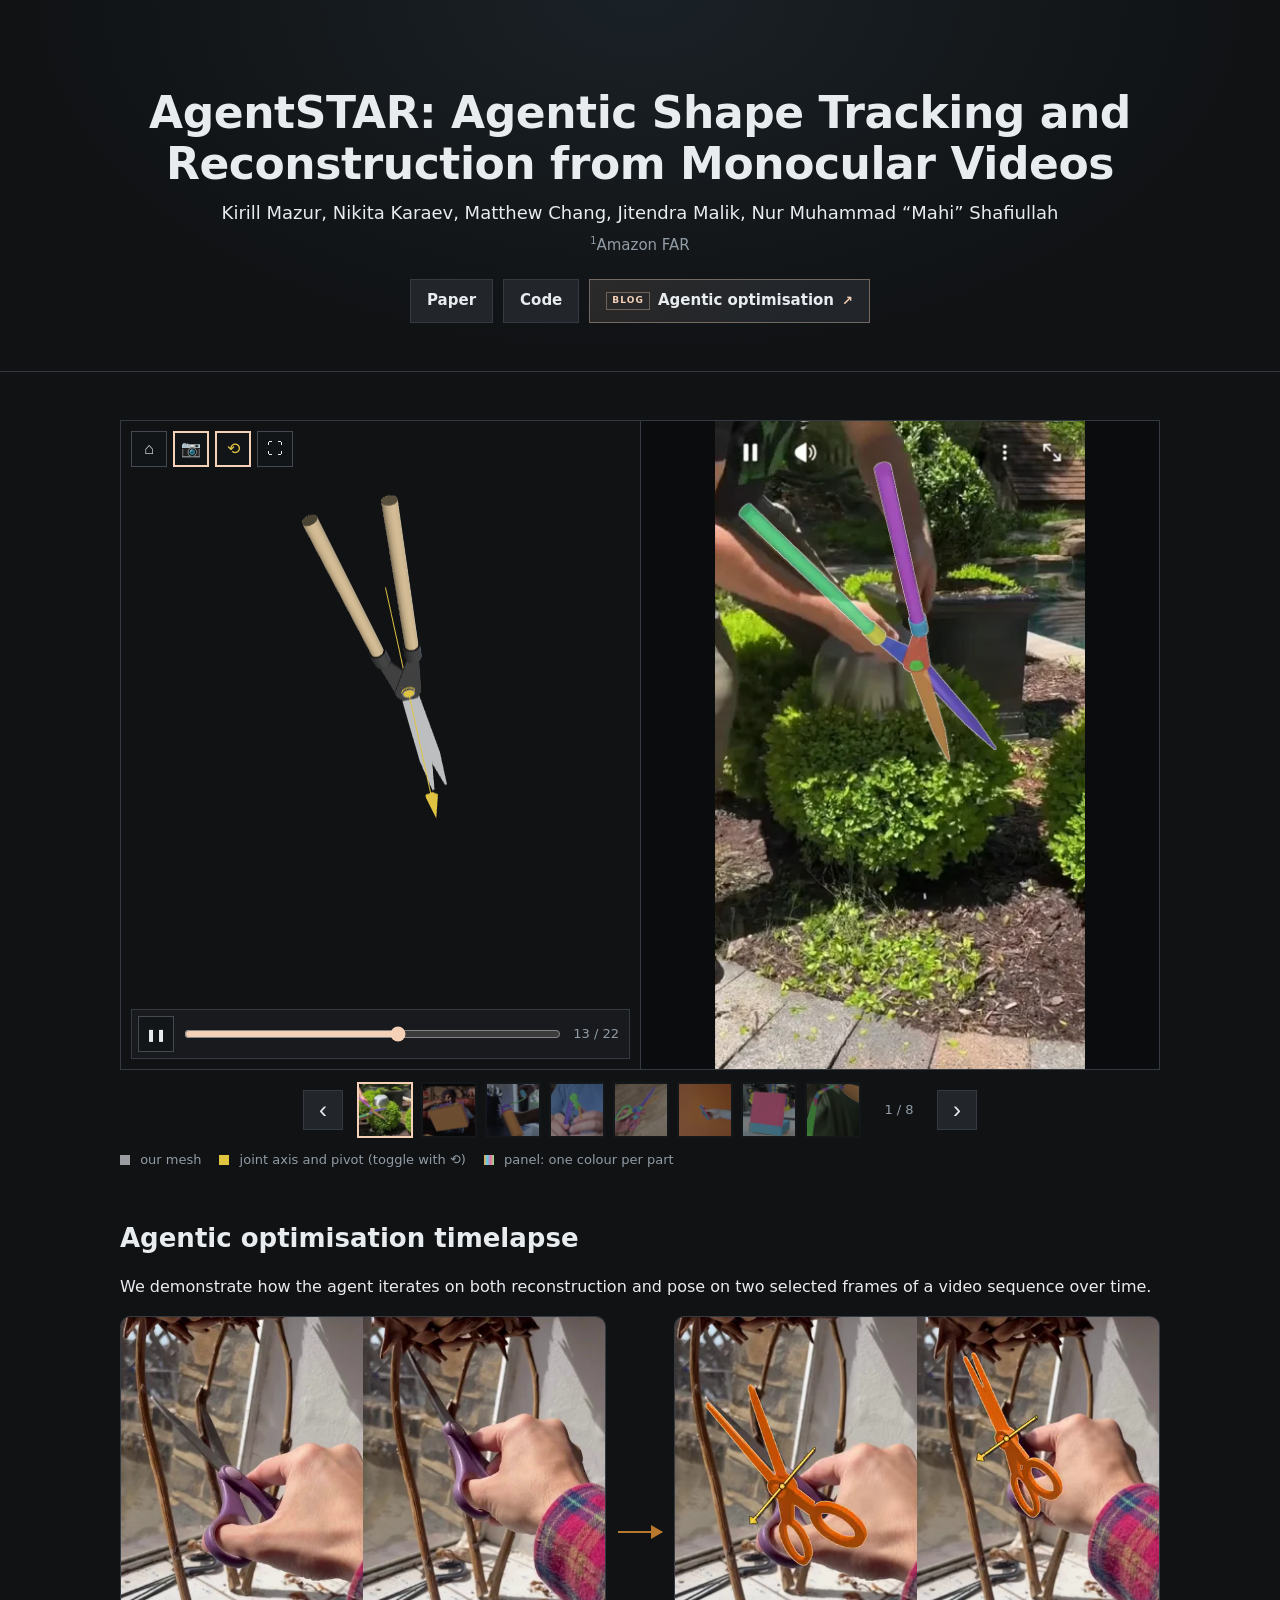
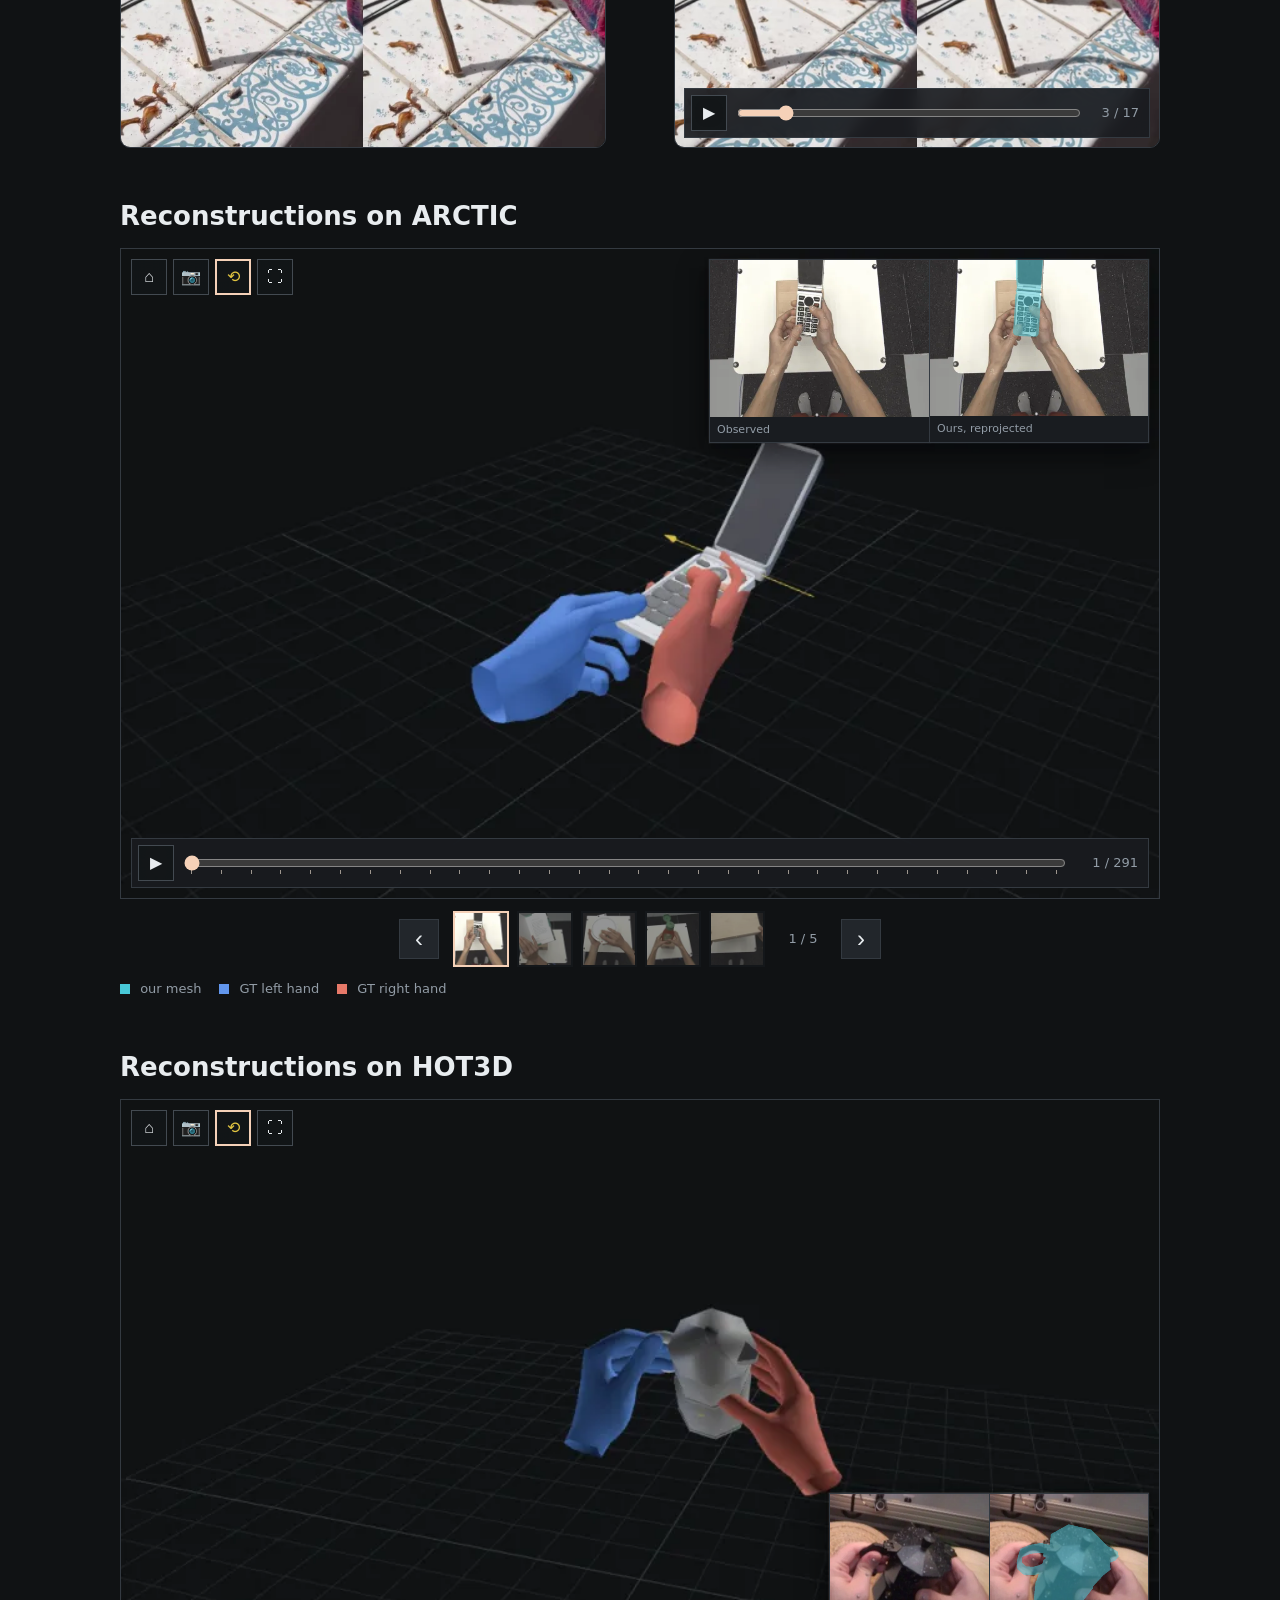
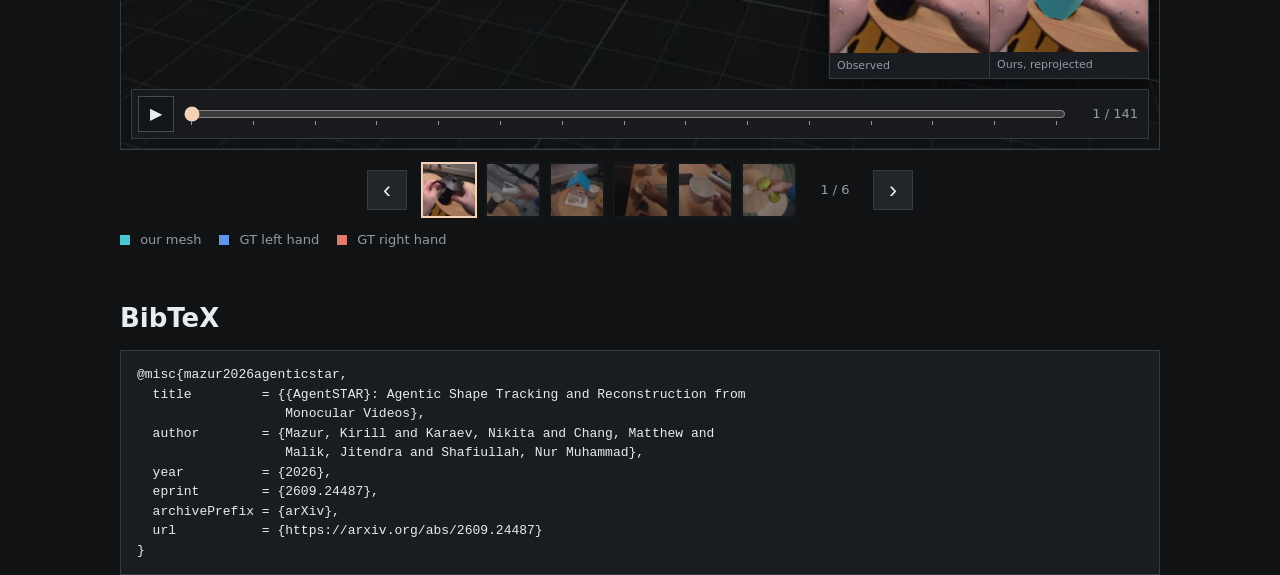
<file: index.html>
<!doctype html>
<html lang="en">
<head>
  <meta charset="utf-8">
  <meta name="viewport" content="width=device-width, initial-scale=1, viewport-fit=cover">
  <title>AgentSTAR</title>
  <meta name="description" content="AgentSTAR: Agentic Shape Tracking and Reconstruction from Monocular Videos. Project page.">
  <meta name="keywords" content="AgenticSTAR, AgentSTAR, Agentic STAR, shape tracking, 3D reconstruction, 4D reconstruction, 4D, monocular video, articulated objects, ARCTIC, HOT3D">
  <link rel="canonical" href="https://agenticstar.github.io/">
  <meta name="robots" content="index, follow">
  <meta property="og:type" content="website">
  <meta property="og:url" content="https://agenticstar.github.io/">
  <meta property="og:title" content="AgentSTAR: Agentic Shape Tracking and Reconstruction from Monocular Videos">
  <meta property="og:description" content="AgentSTAR: Agentic Shape Tracking and Reconstruction from Monocular Videos. Project page.">
  <!-- Link previews need an absolute image URL: the logo (assets/astar_logo.jpg,
       1200x1200, rendered from astar_logo.pdf with PyMuPDF); square, so the
       Twitter card is the thumbnail kind, not the 2:1 banner. -->
  <meta property="og:image" content="https://agenticstar.github.io/assets/astar_logo.jpg">
  <meta property="og:image:width" content="1200">
  <meta property="og:image:height" content="1200">
  <meta name="twitter:card" content="summary">
  <meta name="twitter:title" content="AgentSTAR: Agentic Shape Tracking and Reconstruction from Monocular Videos">
  <meta name="twitter:description" content="AgentSTAR: Agentic Shape Tracking and Reconstruction from Monocular Videos. Project page.">
  <meta name="twitter:image" content="https://agenticstar.github.io/assets/astar_logo.jpg">
  <script type="application/ld+json">
  {
    "@context": "https://schema.org",
    "@type": "ScholarlyArticle",
    "name": "AgentSTAR: Agentic Shape Tracking and Reconstruction from Monocular Videos",
    "alternateName": ["AgenticSTAR", "Agentic STAR", "Agentic Shape Tracking and Reconstruction"],
    "headline": "AgentSTAR: Agentic Shape Tracking and Reconstruction from Monocular Videos",
    "url": "https://agenticstar.github.io/",
    "image": "https://agenticstar.github.io/assets/astar_logo.jpg",
    "author": [
      { "@type": "Person", "name": "Kirill Mazur" },
      { "@type": "Person", "name": "Nikita Karaev" },
      { "@type": "Person", "name": "Matthew Chang" },
      { "@type": "Person", "name": "Jitendra Malik" },
      { "@type": "Person", "name": "Nur Muhammad \"Mahi\" Shafiullah" }
    ]
  }
  </script>
  <!-- ?v= busts browser caches when a stylesheet or script changes: bump it with the file. -->
  <link rel="stylesheet" href="css/site.css?v=20261116a">
  <link rel="stylesheet" href="css/viewer.css?v=20260911d">
  <script type="importmap">
  { "imports": { "three": "./vendor/three.module.min.js" } }
  </script>
</head>
<body>
  <header class="hero">
    <div class="wrap">
      <!-- TODO: title, authors, affiliations, links -->
      <h1>AgentSTAR: Agentic Shape Tracking and Reconstruction from Monocular Videos</h1>
      <!-- <p class="subtitle">One-line tagline for the method goes here.</p> -->
      <p class="authors">
        <a href="https://makezur.github.io/">Kirill Mazur</a>,
        <a href="https://nikitakaraevv.github.io/">Nikita Karaev</a>,
        <a href="https://matthewchang.github.io/">Matthew Chang</a>,
        <a href="https://scholar.google.com/citations?user=aOklxsQAAAAJ&amp;hl=en">Jitendra Malik</a>,
        <a href="https://mahis.life/">Nur Muhammad &ldquo;Mahi&rdquo; Shafiullah</a>
      </p>
      <p class="affiliations"><sup>1</sup>Amazon FAR</p>
      <nav class="links">
        <a class="button" href="assets/AgenticSTAR.pdf">Paper</a>
        <a class="button" href="https://github.com/makezur/agenticSTAR">Code</a>
        <a class="button blog-button" href="https://x.com/makezur/status/2102747823322054912"
           aria-label="Read the Agentic optimisation blog thread">
          <span class="button-tag">Blog</span>
          <span>Agentic optimisation</span>
        </a>
        <!-- <a class="button" href="#">🎬 Video</a> -->
      </nav>
    </div>
  </header>

  <main class="wrap">
    <!-- <section id="abstract">
      <h2>Abstract</h2>
      <p>The problem of reconstructing and tracking arbitrary objects from monocular videos remains a challenging one -- primarily due to the wide variety in solid and articulated, textured and textureless objects in the wild.
In this work, we present a method for shape reconstruction and tracking from video via agentic analysis-by-synthesis. Unlike prior methods which first estimate dense pixel correspondences and then recover object motion from them, our method infers a structured 3D object model, including its geometry and kinematic structure, and uses this model to optimise object track estimates over time.
In our optimisation loop, a Vision-Language Model (VLM) agent iteratively refines shape or generalised pose through a render-and-compare loop, combining coarse visual reasoning with numerical pose optimisation for precise state estimation. This structured formulation enables our method to track through large motion, articulation, and severe occlusion without relying on pixel-matching objectives. Quantitatively, on ARCTIC, our method substantially outperforms state-of-the-art 3D point-tracking baselines for articulated objects, and on HOT3D it outperforms all evaluated rigid-object tracking baselines.</p>
    </section> -->

    <!-- The in-the-wild carousel opens the page: no headline, no floor grid, the
         3D view starts as the capture camera. (No card on the page shows its
         caption strip; see .viewer-caption in viewer.css.) -->
    <section id="wild-section" class="examples-section">

      <div id="examples-wild" class="carousel" data-assets="assets/wild/" data-panel="split" data-camera="follow" data-grid="none" data-controls="trackball">
        <div class="carousel-track" tabindex="-1"></div>
        <div class="carousel-nav">
          <button type="button" class="carousel-prev" aria-label="Previous in-the-wild example">‹</button>
          <div class="carousel-dots" role="tablist"></div>
          <span class="carousel-counter">– / –</span>
          <button type="button" class="carousel-next" aria-label="Next in-the-wild example">›</button>
        </div>
        <p class="carousel-note"></p>
      </div>

      <p class="legend">
        <span><i style="background:#9a9ca1"></i> our mesh</span>
        <span><i style="background:#e0c341"></i> joint axis and pivot (toggle with ⟲)</span>
        <span><i style="background:linear-gradient(90deg,#f5a742,#5ad0f0,#f06fa0,#8ee68e)"></i> panel: one colour per part</span>
      </p>
    </section>

    <!-- Agentic timelapse: one sentence, then a diagram. Observed frames on the
         left, the agent's render-and-compare timelapse on the right. -->
    <section id="timelapse-section">
      <h2>Agentic optimisation timelapse</h2>
      <p>We demonstrate how the agent iterates on both reconstruction and pose on two selected frames of a video sequence over time.</p>
      <figure class="timelapse">
        <img class="timelapse-frames" src="assets/timelapse/scissors_frames.webp" width="720" height="640"
             alt="Two observed frames of the scissors capture, side by side" loading="lazy">
        <span class="timelapse-arrow" aria-hidden="true"></span>
        <!-- The video carries the viewer cards' timeline (js/timelapse.js): one
             slider step per video frame, so the iterations can be scrubbed. -->
        <div class="timelapse-clip">
          <video class="timelapse-video" width="720" height="640" autoplay muted loop playsinline
                 data-fps="2.5" data-frames="17" poster="assets/timelapse/scissors_timelapse_poster.webp"
                 aria-label="Timelapse of the agent refining the scissors model over the two frames">
            <source src="assets/timelapse/scissors_timelapse.webm" type="video/webm">
            <source src="assets/timelapse/scissors_timelapse.mp4" type="video/mp4">
          </video>
          <div class="viewer-timeline timelapse-timeline">
            <button type="button" class="viewer-play" aria-label="Play / pause"></button>
            <input class="viewer-slider" type="range" min="0" max="0" value="0" step="1" aria-label="Iteration">
            <span class="viewer-count">– / –</span>
          </div>
        </div>
      </figure>
    </section>

    <section id="arctic-section" class="examples-section">
      <h2>Reconstructions on ARCTIC</h2>
      <div id="examples-arctic" class="carousel" data-assets="assets/arctic/">
        <div class="carousel-track" tabindex="-1"></div>
        <div class="carousel-nav">
          <button type="button" class="carousel-prev" aria-label="Previous ARCTIC example">‹</button>
          <div class="carousel-dots" role="tablist"></div>
          <span class="carousel-counter">– / –</span>
          <button type="button" class="carousel-next" aria-label="Next ARCTIC example">›</button>
        </div>
        <p class="carousel-note"></p>
      </div>

      <p class="legend">
        <span><i style="background:#48c8d7"></i> our mesh</span>
        <span><i style="background:#6296ed"></i> GT left hand</span>
        <span><i style="background:#e77969"></i> GT right hand</span>
      </p>
    </section>

    <section id="hot3d-section" class="examples-section">
      <h2>Reconstructions on HOT3D</h2>

      <div id="examples-hot3d" class="carousel" data-assets="assets/hot3d/" data-panel="bottom-right">
        <div class="carousel-track" tabindex="-1"></div>
        <div class="carousel-nav">
          <button type="button" class="carousel-prev" aria-label="Previous HOT3D example">‹</button>
          <div class="carousel-dots" role="tablist"></div>
          <span class="carousel-counter">– / –</span>
          <button type="button" class="carousel-next" aria-label="Next HOT3D example">›</button>
        </div>
        <p class="carousel-note"></p>
      </div>

      <p class="legend">
        <span><i style="background:#48c8d7"></i> our mesh</span>
        <span><i style="background:#6296ed"></i> GT left hand</span>
        <span><i style="background:#e77969"></i> GT right hand</span>
      </p>
    </section>

    <template id="viewer-template">
        <article class="viewer" tabindex="0">
          <div class="viewer-viewport">
            <div class="viewer-3d"></div>
            <div class="viewer-poster" role="button" aria-label="Load interactive viewer"></div>
            <!-- Chrome lives INSIDE the viewport so it never covers the caption strip below. -->
            <div class="viewer-topleft">
              <button type="button" class="viewer-reset" title="Reset view" aria-label="Reset view">⌂</button>
              <button type="button" class="viewer-camera" title="Follow the capture camera (drag or press again to release)" aria-label="Follow the capture camera">📷</button>
              <button type="button" class="viewer-joints" title="Show / hide joint axes" aria-label="Toggle joint axes">⟲</button>
              <button type="button" class="viewer-fullscreen" title="Fullscreen" aria-label="Fullscreen">⛶</button>
            </div>
            <div class="viewer-panel">
              <figure>
                <canvas class="viewer-observed" aria-label="Observed frame"></canvas>
                <figcaption>Observed</figcaption>
              </figure>
              <figure>
                <canvas class="viewer-overlay" aria-label="Reconstruction reprojected onto the frame"></canvas>
                <figcaption>Ours, reprojected</figcaption>
              </figure>
            </div>
            <div class="viewer-timeline">
              <button type="button" class="viewer-play" aria-label="Play / pause"></button>
              <input class="viewer-slider" type="range" min="0" max="0" value="0" aria-label="Frame">
              <span class="viewer-count">– / –</span>
            </div>
          </div>
          <div class="viewer-caption">
            <span class="viewer-title"></span>
            <span class="viewer-source"></span>
            <span class="viewer-joints-readout"></span>
            <span class="viewer-status"></span>
          </div>
        </article>
    </template>

    <section id="bibtex">
      <h2>BibTeX</h2>
      <pre><code>@misc{mazur2026agenticstar,
  title         = {{AgentSTAR}: Agentic Shape Tracking and Reconstruction from
                   Monocular Videos},
  author        = {Mazur, Kirill and Karaev, Nikita and Chang, Matthew and
                   Malik, Jitendra and Shafiullah, Nur Muhammad},
  year          = {2026},
  eprint        = {2609.24487},
  archivePrefix = {arXiv},
  url           = {https://arxiv.org/abs/2609.24487}
}</code></pre>
    </section>
  </main>

  <script type="module" src="js/carousel.js?v=20260911d"></script>
  <script type="module" src="js/timelapse.js?v=20260911d"></script>
</body>
</html>
</file>
<file: css/site.css>
:root {
  color-scheme: dark;
  --bg: #101214;
  --panel: #191c20;
  --surface: #22262b;
  --border: #343a41;
  --text: #e8ecef;
  --muted: #929ca6;
  --accent: #f5d1b8;   /* orange, dim: rgb(0.96, 0.82, 0.72) */
}

* { box-sizing: border-box; }
html { -webkit-text-size-adjust: 100%; }
body {
  margin: 0;
  background: var(--bg);
  color: var(--text);
  font: 16px/1.55 Inter, ui-sans-serif, system-ui, -apple-system, "Segoe UI", sans-serif;
}
a { color: var(--accent); text-decoration: none; }
a:hover { text-decoration: underline; }
.wrap {
  width: min(1040px, 100% - 32px);
  margin: 0 auto;
}

/* ── hero ── */
.hero {
  padding: clamp(40px, 8vw, 88px) 0 clamp(28px, 5vw, 48px);
  text-align: center;
  border-bottom: 1px solid var(--border);
  background: radial-gradient(ellipse at top, #1a2126 0%, var(--bg) 70%);
}
.hero h1 {
  margin: 0 0 10px;
  font-size: clamp(28px, 5vw, 44px);
  font-weight: 700;
  line-height: 1.15;
  letter-spacing: -0.01em;
}
.subtitle { margin: 0 0 22px; color: var(--muted); font-size: clamp(16px, 2.2vw, 19px); }
.authors { margin: 0; font-size: clamp(15px, 2vw, 18px); }
.authors a { color: var(--text); }
.authors sup, .affiliations sup { color: var(--muted); font-size: .65em; }
.affiliations { margin: 6px 0 22px; color: var(--muted); font-size: 15px; }
.links {
  display: flex;
  flex-wrap: wrap;
  justify-content: center;
  gap: 10px;
}
.button {
  display: inline-block;
  padding: 9px 16px;
  border: 1px solid var(--border);
  border-radius: 0;
  background: var(--surface);
  color: var(--text);
  font-weight: 600;
  font-size: 15px;
}
.button:hover { text-decoration: none; border-color: #4d5760; background: #2a3037; }
.blog-button {
  display: inline-flex;
  align-items: center;
  gap: 8px;
  border-color: rgba(245, 209, 184, .38);
  background: linear-gradient(135deg, rgba(245, 209, 184, .11), var(--surface) 72%);
}
.blog-button::after {
  content: "↗";
  color: var(--accent);
  font-size: 13px;
  line-height: 1;
}
.button-tag {
  padding: 2px 5px;
  border: 1px solid rgba(245, 209, 184, .35);
  color: var(--accent);
  font-size: 9px;
  line-height: 1.25;
  letter-spacing: .12em;
  text-transform: uppercase;
}
.blog-button:hover {
  border-color: rgba(245, 209, 184, .68);
  background: linear-gradient(135deg, rgba(245, 209, 184, .16), #2a3037 72%);
}

/* ── sections ── */
main section { padding: clamp(28px, 5vw, 48px) 0 0; }
h2 {
  margin: 0 0 12px;
  font-size: clamp(20px, 3vw, 26px);
  font-weight: 650;
}
#abstract p { margin: 0; color: #cfd6dc; text-align: justify; hyphens: auto; }
.lede { margin: 0 0 16px; color: var(--muted); }

.legend {
  display: flex;
  flex-wrap: wrap;
  gap: 8px 18px;
  margin: 12px 0 0;
  color: var(--muted);
  font-size: 13px;
}
.legend i {
  display: inline-block;
  width: 10px;
  height: 10px;
  margin-right: 6px;
  border-radius: 0;
  vertical-align: -1px;
}

/* ── agentic timelapse: frames → video, as a diagram ── */
.timelapse {
  display: grid;
  grid-template-columns: minmax(0, 1fr) 44px minmax(0, 1fr);
  align-items: center;
  gap: 12px;
  margin: 0;
}
.timelapse-frames, .timelapse-video {
  display: block;
  width: 100%;
  height: auto;
  border: 1px solid var(--border);
  border-radius: 10px;
  background: var(--panel);
}
/* The video wears the viewer cards' timeline (viewer.css .viewer-timeline,
   accent slider) along its bottom edge, inset like on the cards. Playing state
   comes from the same is-playing class, set by js/timelapse.js. */
.timelapse-clip { position: relative; min-width: 0; }
.timelapse-clip.is-playing .viewer-play::before { content: "❚❚"; font-size: 12px; }
/* The arrow: a line with a head, in a dim orange. */
.timelapse { --arrow: #b8792f; }
.timelapse-arrow {
  position: relative;
  height: 2px;
  background: var(--arrow);
}
.timelapse-arrow::after {
  content: "";
  position: absolute;
  top: -6px;
  right: -1px;
  border: 7px solid transparent;
  border-right: 0;
  border-left: 12px solid var(--arrow);
}
@media (max-width: 640px) {
  .timelapse { grid-template-columns: 1fr; }
  .timelapse-arrow { width: 2px; height: 36px; margin: 0 auto; }
  .timelapse-arrow::after {
    top: auto;
    right: -6px;
    bottom: -1px;
    border: 7px solid transparent;
    border-bottom: 0;
    border-top: 12px solid var(--arrow);
  }
}

pre {
  margin: 0;
  padding: 14px 16px;
  overflow-x: auto;
  border: 1px solid var(--border);
  border-radius: 0;
  background: var(--panel);
  font: 13px/1.5 ui-monospace, SFMono-Regular, Menlo, Consolas, monospace;
}

footer {
  margin-top: clamp(36px, 6vw, 64px);
  padding: 20px 0 max(24px, env(safe-area-inset-bottom));
  border-top: 1px solid var(--border);
  color: var(--muted);
  font-size: 14px;
}

/* ── carousel ── */
.carousel { position: relative; }
.carousel-track {
  display: flex;
  gap: 16px;
  overflow-x: auto;
  scroll-snap-type: x mandatory;
  scrollbar-width: none;
  -webkit-overflow-scrolling: touch;
  outline: none;
}
.carousel-track::-webkit-scrollbar { display: none; }
.carousel-track > .viewer {
  flex: 0 0 100%;
  scroll-snap-align: center;
  scroll-snap-stop: always;
}
.carousel-nav {
  display: flex;
  align-items: center;
  justify-content: center;
  gap: 14px;
  margin-top: 12px;
}
.carousel-prev, .carousel-next {
  width: 40px;
  height: 40px;
  border: 1px solid var(--border);
  border-radius: 0;
  background: var(--surface);
  color: var(--text);
  font-size: 24px;
  line-height: 1;
  cursor: pointer;
}
.carousel-prev:hover, .carousel-next:hover { background: #2a3037; }
.carousel-dots { display: flex; align-items: center; gap: 8px; min-width: 0; }
.carousel-dots button {
  width: 10px;
  height: 10px;
  padding: 0;
  border: 0;
  border-radius: 0;
  background: #3d454d;
  cursor: pointer;
}
.carousel-dots button.active { background: var(--accent); }
/* Thumbnails (scripts/make_thumbs.py): the first frame of each example; the
   live one carries the accent frame, the others sit dimmed. */
.carousel-dots button.thumb {
  width: 56px;
  height: 56px;
  border: 2px solid transparent;
  background: var(--panel);
  opacity: .55;
  transition: opacity .15s;
}
.carousel-dots button.thumb img { display: block; width: 100%; height: 100%; object-fit: cover; }
.carousel-dots button.thumb:hover { opacity: .85; }
.carousel-dots button.thumb.active { border-color: var(--accent); background: var(--panel); opacity: 1; }
@media (max-width: 640px) {
  .carousel-nav { gap: 8px; }
  .carousel-dots { gap: 5px; }
  .carousel-dots button.thumb { width: 36px; height: 36px; }
  .carousel-counter { display: none; }
}
.carousel-counter {
  min-width: 48px;
  color: var(--muted);
  font-size: 13px;
  font-variant-numeric: tabular-nums;
  text-align: center;
}
.carousel-note { margin: 8px 0 0; color: #e0a06a; font-size: 14px; text-align: center; }
.carousel-note:empty { display: none; }

body.has-fullscreen-viewer { overflow: hidden; }
</file>
<file: css/viewer.css>
/* One viewer card. Layout: the 3D viewport fills the card; the image panel
   floats top-right, the small controls top-left, the timeline along the bottom.
   (A caption strip under the viewport exists in the markup but is hidden.) */
.viewer {
  position: relative;
  display: flex;
  flex-direction: column;
  overflow: hidden;
  border: 1px solid var(--border);
  border-radius: 0;
  background: var(--panel);
  outline: none;
}
.viewer:focus-visible { border-color: var(--accent); }

.viewer-viewport {
  position: relative;
  aspect-ratio: 16 / 10;
  background: #101214;
  overflow: hidden;
}
/* The shared WebGL canvas is parented here; the split variant shrinks it to
   the left column. */
.viewer-3d { position: absolute; inset: 0; }
.viewer-canvas {
  display: block;
  width: 100% !important;
  height: 100% !important;
  touch-action: none;
}

/* Poster: a pre-rendered shot of this slide's 3D view (scripts/render_posters.py),
   shown until the slide is live; clicking it brings the slide live. */
.viewer-poster {
  position: absolute;
  inset: 0;
  background: #101214 center / cover no-repeat;
  cursor: pointer;
  transition: opacity .3s;
}
.viewer.is-live .viewer-poster { opacity: 0; pointer-events: none; }
/* While a poster is being captured, hide the chrome that the live card draws
   on top anyway (the image panel stays: it is part of the picture). */
.viewer.is-capturing .viewer-topleft,
.viewer.is-capturing .viewer-timeline { visibility: hidden; }

/* Chrome overlaid on the viewport */
.viewer-topleft {
  position: absolute;
  top: 10px;
  left: 10px;
  display: flex;
  gap: 6px;
}
.viewer-topleft button,
.viewer-play {
  width: 36px;
  height: 36px;
  padding: 0;
  border: 1px solid rgba(80, 88, 97, .8);
  border-radius: 0;
  background: rgba(19, 22, 25, .88);
  color: var(--text);
  font-size: 16px;
  line-height: 1;
  cursor: pointer;
  backdrop-filter: blur(8px);
}
.viewer-topleft button:hover, .viewer-play:hover { background: rgba(40, 46, 52, .95); }
.viewer-topleft button.active {
  border-color: var(--accent);
  box-shadow: inset 0 0 0 1px var(--accent);
}
/* The joint toggle only exists for articulated examples. */
.viewer:not(.has-joints) .viewer-joints { display: none; }
.viewer-joints.active { color: #e0c341; }

.viewer-panel {
  position: absolute;
  top: 10px;
  right: 10px;
  display: grid;
  grid-template-columns: repeat(2, minmax(0, 1fr));
  width: min(46%, 440px);
  overflow: hidden;
  border: 1px solid var(--border);
  border-radius: 0;
  background: var(--panel);
  box-shadow: 0 10px 30px rgba(0, 0, 0, .35);
  pointer-events: none;
}
/* A smooth bake has pictures at its keyframes only; in between, the panel
   simply holds the last one (`.is-between` is set, but nothing dims: a fading
   photo reads as an exposure change). */
.viewer-panel figure { min-width: 0; margin: 0; }
.viewer-panel figure + figure { border-left: 1px solid var(--border); }
.viewer-panel canvas {
  display: block;
  width: 100%;
  aspect-ratio: 7 / 5;
  background: #090a0b;
}
/* Variant: panel in the bottom-right corner, just above the timeline
   (10px inset + 50px timeline + 10px gap). HOT3D uses it: the object sits
   in the upper half of those frames, so a top corner panel covers the action. */
.viewer[data-panel="bottom-right"] .viewer-panel {
  top: auto;
  bottom: 70px;
  width: min(34%, 320px);   /* square frames are taller than 7:5 ones */
}
.viewer:fullscreen[data-panel="bottom-right"] .viewer-panel,
.viewer.is-fullscreen[data-panel="bottom-right"] .viewer-panel {
  width: min(30%, 440px);
}
.viewer-panel figcaption {
  overflow: hidden;
  padding: 4px 7px;
  color: var(--muted);
  font-size: 11px;
  text-overflow: ellipsis;
  white-space: nowrap;
}

/* Variant: SPLIT card, half and half. The 3D view takes the left column and
   the panel the whole right column, showing only the frame with our model
   re-rendered over it (in-the-wild examples). The observed-only figure is
   dropped. */
.viewer[data-panel="split"] { --split: 50%; }
.viewer[data-panel="split"] .viewer-3d { right: var(--split); }
.viewer[data-panel="split"] .viewer-panel {
  top: 0;
  right: 0;
  bottom: 0;
  display: flex;
  width: var(--split);
  border: 0;
  border-left: 1px solid var(--border);
  border-radius: 0;
  background: #0b0c0e;
  box-shadow: none;
}
.viewer[data-panel="split"] .viewer-panel figure:first-child { display: none; }
.viewer[data-panel="split"] .viewer-panel figure {
  display: flex;
  flex: 1;
  flex-direction: column;
  min-width: 0;
  border-left: 0;
}
.viewer[data-panel="split"] .viewer-panel canvas {
  flex: 1 1 0;
  min-height: 0;
  height: auto;
  aspect-ratio: auto !important;
  object-fit: contain;
  background: #0b0c0e;
}
/* No label under the frame: the picture speaks for itself (the text stays in
   the DOM for assistive tech). */
.viewer[data-panel="split"] .viewer-panel figcaption { display: none; }
.viewer[data-panel="split"] .viewer-timeline { right: calc(var(--split) + 10px); }

.viewer-timeline {
  position: absolute;
  left: 10px;
  right: 10px;
  bottom: 10px;
  display: grid;
  grid-template-columns: 36px minmax(80px, 1fr) max-content;
  align-items: center;
  gap: 10px;
  padding: 6px 10px 6px 6px;
  border: 1px solid var(--border);
  border-radius: 0;
  background: rgba(25, 28, 32, .92);
  backdrop-filter: blur(8px);
}
.viewer-play::before { content: "▶"; }
.viewer.is-playing .viewer-play::before { content: "❚❚"; font-size: 12px; }
.viewer-slider {
  width: 100%;
  height: 28px;           /* comfortable touch target */
  margin: 0;
  accent-color: var(--accent);
}
.viewer-count {
  min-width: 48px;
  color: var(--muted);
  font-size: 13px;
  font-variant-numeric: tabular-nums;
  text-align: right;
  white-space: nowrap;
}

/* The caption strip (title, source, joint readout, loading status) is kept in
   the DOM for the carousel dots' labels and the tests, but no card shows it:
   the visitor sees the viewport alone. */
.viewer-caption {
  display: none;
  flex-wrap: wrap;
  align-items: baseline;
  gap: 4px 12px;
  padding: 10px 14px;
  font-size: 14px;
}
.viewer-title { font-weight: 650; }
.viewer-source { color: var(--muted); font-size: 13px; }
.viewer-joints-readout {
  color: #e0c341;
  font-size: 12px;
  font-variant-numeric: tabular-nums;
}
.viewer-joints-readout:empty { display: none; }
.viewer-status { margin-left: auto; color: #6f7a84; font-size: 12px; font-variant-numeric: tabular-nums; }

/* Fullscreen: real (API) and pseudo (iOS) look the same. */
.viewer:fullscreen, .viewer.is-fullscreen {
  position: fixed;
  inset: 0;
  z-index: 1000;
  width: 100vw;
  height: 100vh;
  border: 0;
  border-radius: 0;
}
.viewer:fullscreen .viewer-viewport, .viewer.is-fullscreen .viewer-viewport {
  flex: 1;
  aspect-ratio: auto;
  min-height: 0;
}
.viewer:fullscreen .viewer-caption, .viewer.is-fullscreen .viewer-caption {
  padding-bottom: max(10px, env(safe-area-inset-bottom));
}
.viewer:fullscreen .viewer-panel, .viewer.is-fullscreen .viewer-panel {
  width: min(40%, 560px);
}
/* The split card keeps its half in fullscreen too (the cap above would leave a
   dead band between the 3D view and the frame on a wide screen). */
.viewer:fullscreen[data-panel="split"] .viewer-panel,
.viewer.is-fullscreen[data-panel="split"] .viewer-panel {
  width: var(--split);
}

/* Narrow screens: taller card so the panel and the timeline never collide,
   and a panel that stacks its two images. */
@media (max-width: 640px) {
  .viewer-viewport { aspect-ratio: 4 / 5; }
  .viewer-panel {
    grid-template-columns: 1fr;
    width: 42%;
  }
  .viewer-panel figure + figure { border-left: 0; border-top: 1px solid var(--border); }
  .viewer-topleft { flex-direction: column; }
  .viewer-caption { font-size: 13px; }

  /* Split card stacks: 3D on top, the re-rendered frame below. */
  .viewer[data-panel="split"] .viewer-3d { right: 0; bottom: 46%; }
  .viewer[data-panel="split"] .viewer-panel,
  .viewer:fullscreen[data-panel="split"] .viewer-panel,
  .viewer.is-fullscreen[data-panel="split"] .viewer-panel {
    top: auto;
    left: 0;
    width: auto;
    height: 46%;
    border-left: 0;
    border-top: 1px solid var(--border);
  }
  .viewer[data-panel="split"] .viewer-timeline { right: 10px; bottom: calc(46% + 10px); }
}
</file>
